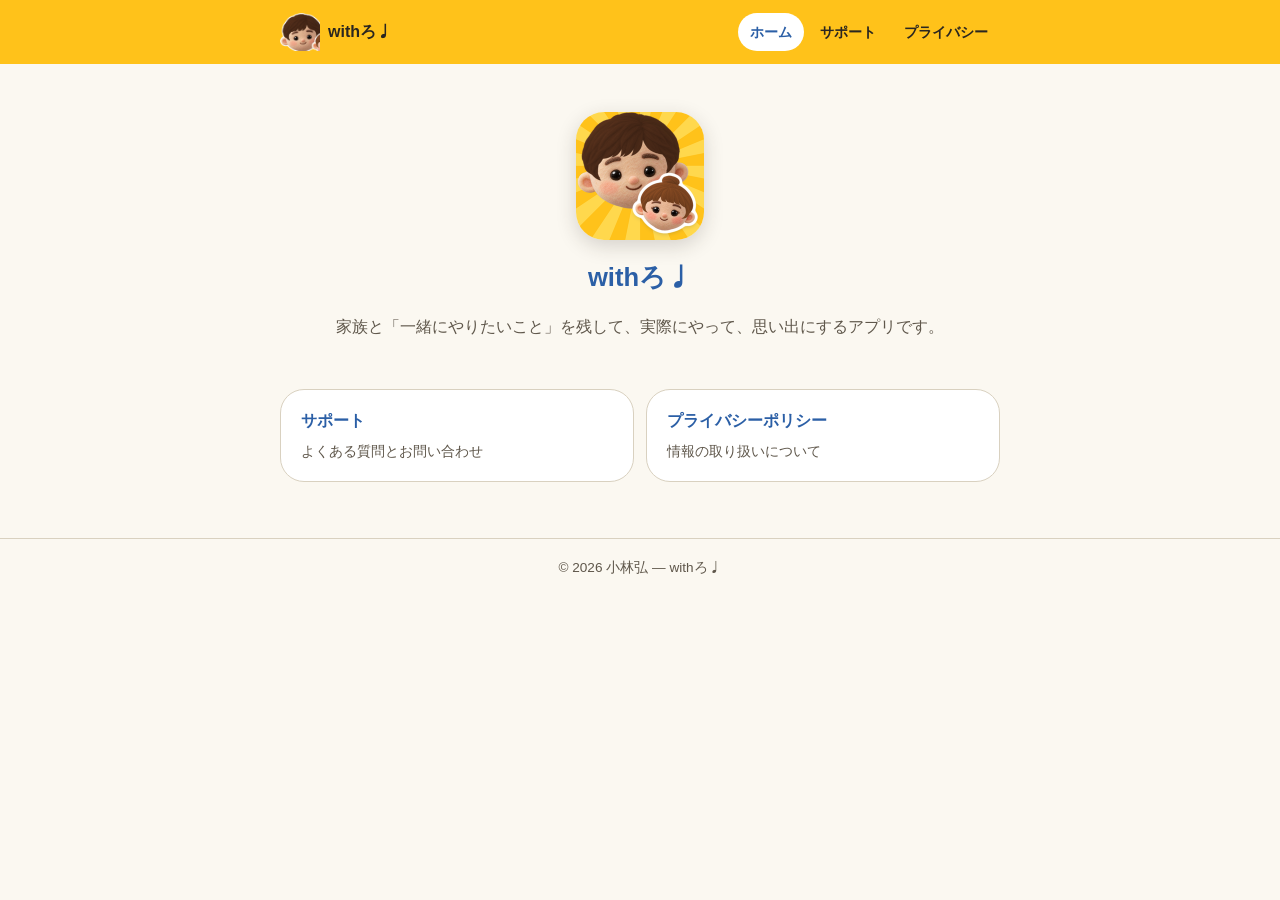
<file: index.html>
<!doctype html>
<html lang="ja">
<head>
<meta charset="utf-8">
<meta name="viewport" content="width=device-width, initial-scale=1">
<meta name="theme-color" content="#FFC21A">
<link rel="stylesheet" href="style.css">
<link rel="icon" href="icon.png">
<title>ホーム｜withろ♩</title>
</head>
<body>
<header class="bar"><a class="mark" href="index.html"><img src="mark.png" alt=""><span>withろ♩</span></a><nav><a href="index.html" aria-current="page">ホーム</a><a href="support.html">サポート</a><a href="privacy.html">プライバシー</a></nav></header>
<main>
<section class="hero">
<img src="icon.png" alt="withろ♩ のアイコン" width="128" height="128">
<h1>withろ♩</h1>
<p>家族と「一緒にやりたいこと」を残して、実際にやって、思い出にするアプリです。</p>
</section>
<div class="cards">
<a class="card" href="support.html"><strong>サポート</strong><span>よくある質問とお問い合わせ</span></a>
<a class="card" href="privacy.html"><strong>プライバシーポリシー</strong><span>情報の取り扱いについて</span></a>
</div>
</main>
<footer>© 2026 小林弘 — withろ♩</footer>
</body>
</html>
</file>
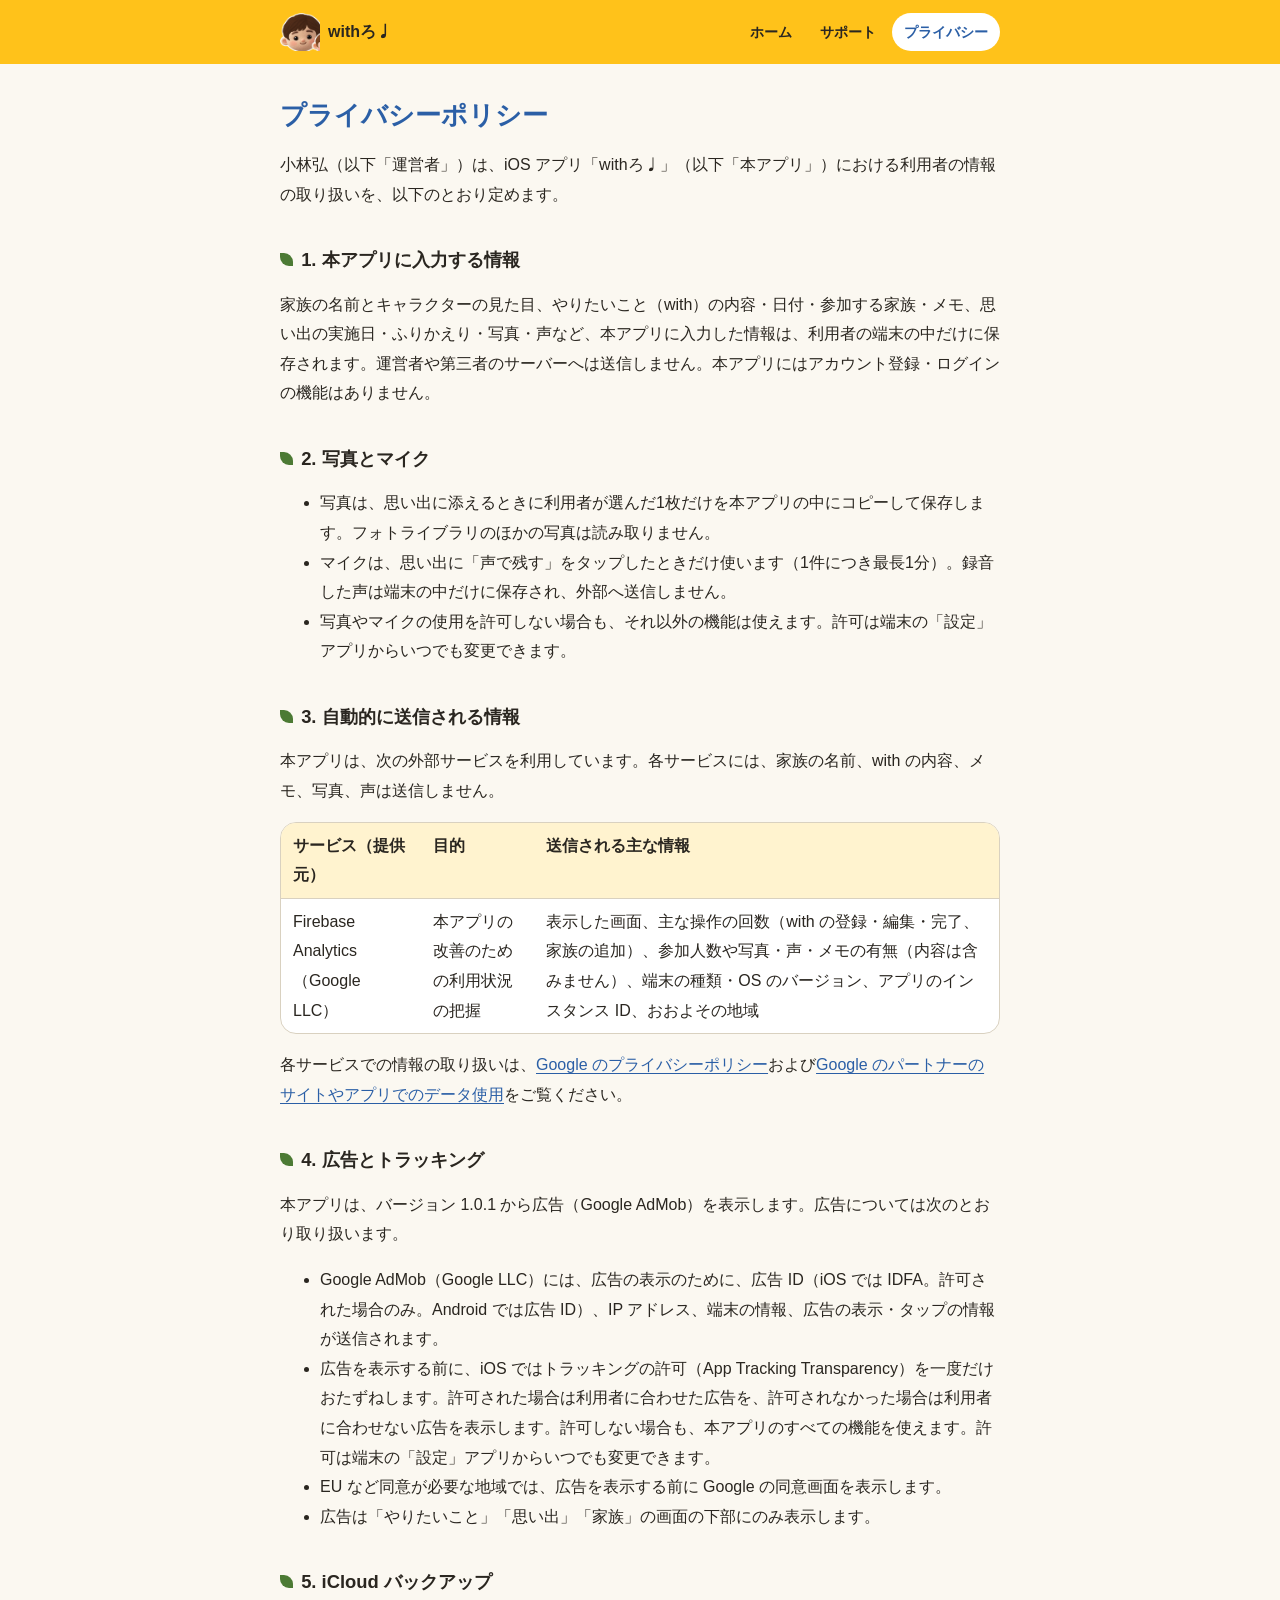
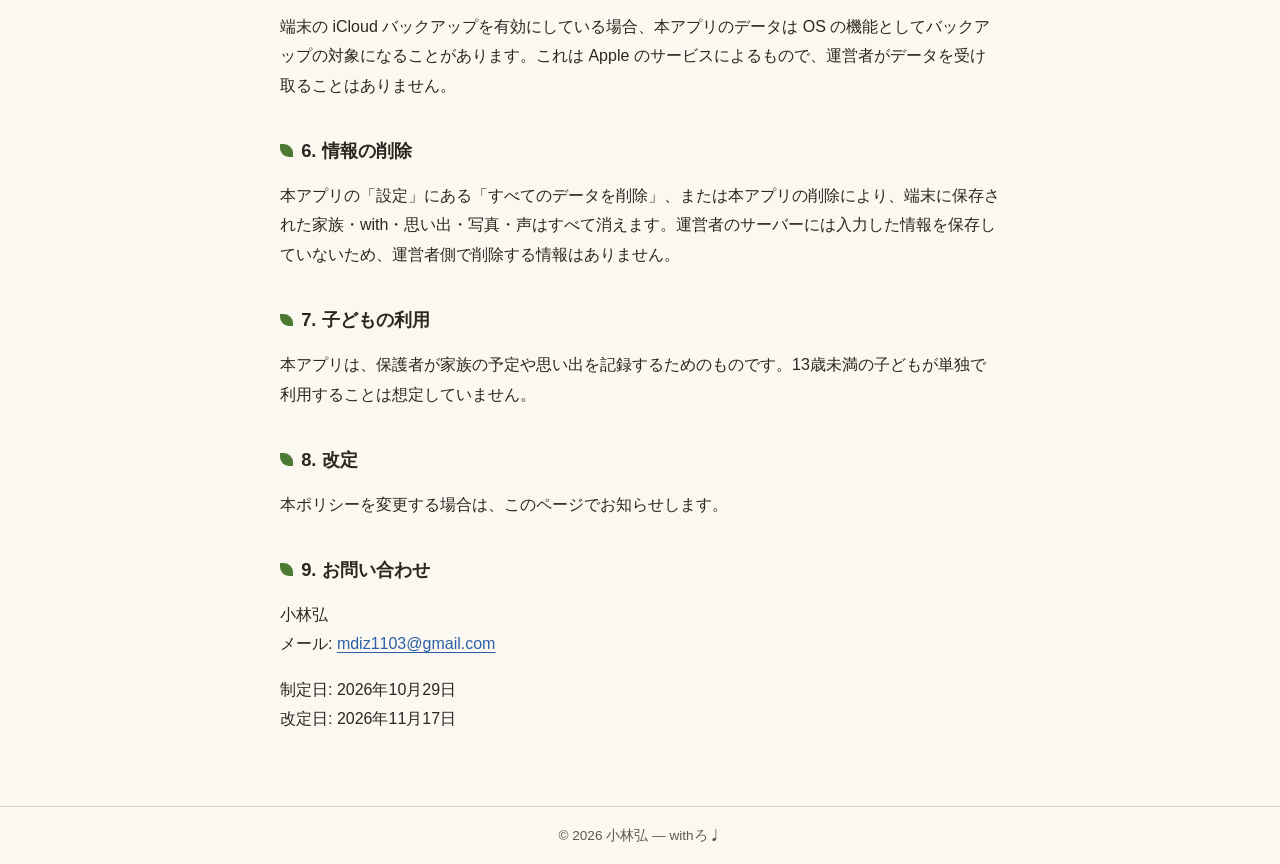
<file: privacy.html>
<!doctype html>
<html lang="ja">
<head>
<meta charset="utf-8">
<meta name="viewport" content="width=device-width, initial-scale=1">
<meta name="theme-color" content="#FFC21A">
<link rel="stylesheet" href="style.css">
<link rel="icon" href="icon.png">
<title>プライバシーポリシー｜withろ♩</title>
</head>
<body>
<header class="bar"><a class="mark" href="index.html"><img src="mark.png" alt=""><span>withろ♩</span></a><nav><a href="index.html">ホーム</a><a href="support.html">サポート</a><a href="privacy.html" aria-current="page">プライバシー</a></nav></header>
<main>
<h1>プライバシーポリシー</h1>
<p>小林弘（以下「運営者」）は、iOS アプリ「withろ♩」（以下「本アプリ」）における利用者の情報の取り扱いを、以下のとおり定めます。</p>

<h2>1. 本アプリに入力する情報</h2>
<p>家族の名前とキャラクターの見た目、やりたいこと（with）の内容・日付・参加する家族・メモ、思い出の実施日・ふりかえり・写真・声など、本アプリに入力した情報は、利用者の端末の中だけに保存されます。運営者や第三者のサーバーへは送信しません。本アプリにはアカウント登録・ログインの機能はありません。</p>

<h2>2. 写真とマイク</h2>
<ul>
  <li>写真は、思い出に添えるときに利用者が選んだ1枚だけを本アプリの中にコピーして保存します。フォトライブラリのほかの写真は読み取りません。</li>
  <li>マイクは、思い出に「声で残す」をタップしたときだけ使います（1件につき最長1分）。録音した声は端末の中だけに保存され、外部へ送信しません。</li>
  <li>写真やマイクの使用を許可しない場合も、それ以外の機能は使えます。許可は端末の「設定」アプリからいつでも変更できます。</li>
</ul>

<h2>3. 自動的に送信される情報</h2>
<p>本アプリは、次の外部サービスを利用しています。各サービスには、家族の名前、with の内容、メモ、写真、声は送信しません。</p>
<div class="scroll"><table>
  <tr><th>サービス（提供元）</th><th>目的</th><th>送信される主な情報</th></tr>
  <tr><td>Firebase Analytics（Google LLC）</td><td>本アプリの改善のための利用状況の把握</td><td>表示した画面、主な操作の回数（with の登録・編集・完了、家族の追加）、参加人数や写真・声・メモの有無（内容は含みません）、端末の種類・OS のバージョン、アプリのインスタンス ID、おおよその地域</td></tr>
</table></div>
<p>各サービスでの情報の取り扱いは、<a href="https://policies.google.com/privacy?hl=ja">Google のプライバシーポリシー</a>および<a href="https://policies.google.com/technologies/partner-sites?hl=ja">Google のパートナーのサイトやアプリでのデータ使用</a>をご覧ください。</p>

<h2>4. 広告とトラッキング</h2>
<p>本アプリは、バージョン 1.0.1 から広告（Google AdMob）を表示します。広告については次のとおり取り扱います。</p>
<ul>
  <li>Google AdMob（Google LLC）には、広告の表示のために、広告 ID（iOS では IDFA。許可された場合のみ。Android では広告 ID）、IP アドレス、端末の情報、広告の表示・タップの情報が送信されます。</li>
  <li>広告を表示する前に、iOS ではトラッキングの許可（App Tracking Transparency）を一度だけおたずねします。許可された場合は利用者に合わせた広告を、許可されなかった場合は利用者に合わせない広告を表示します。許可しない場合も、本アプリのすべての機能を使えます。許可は端末の「設定」アプリからいつでも変更できます。</li>
  <li>EU など同意が必要な地域では、広告を表示する前に Google の同意画面を表示します。</li>
  <li>広告は「やりたいこと」「思い出」「家族」の画面の下部にのみ表示します。</li>
</ul>

<h2>5. iCloud バックアップ</h2>
<p>端末の iCloud バックアップを有効にしている場合、本アプリのデータは OS の機能としてバックアップの対象になることがあります。これは Apple のサービスによるもので、運営者がデータを受け取ることはありません。</p>

<h2>6. 情報の削除</h2>
<p>本アプリの「設定」にある「すべてのデータを削除」、または本アプリの削除により、端末に保存された家族・with・思い出・写真・声はすべて消えます。運営者のサーバーには入力した情報を保存していないため、運営者側で削除する情報はありません。</p>

<h2>7. 子どもの利用</h2>
<p>本アプリは、保護者が家族の予定や思い出を記録するためのものです。13歳未満の子どもが単独で利用することは想定していません。</p>

<h2>8. 改定</h2>
<p>本ポリシーを変更する場合は、このページでお知らせします。</p>

<h2>9. お問い合わせ</h2>
<p>小林弘<br>メール: <a href="mailto:mdiz1103@gmail.com">mdiz1103@gmail.com</a></p>

<p>制定日: 2026年10月29日<br>改定日: 2026年11月17日</p>
</main>
<footer>© 2026 小林弘 — withろ♩</footer>
</body>
</html>
</file>
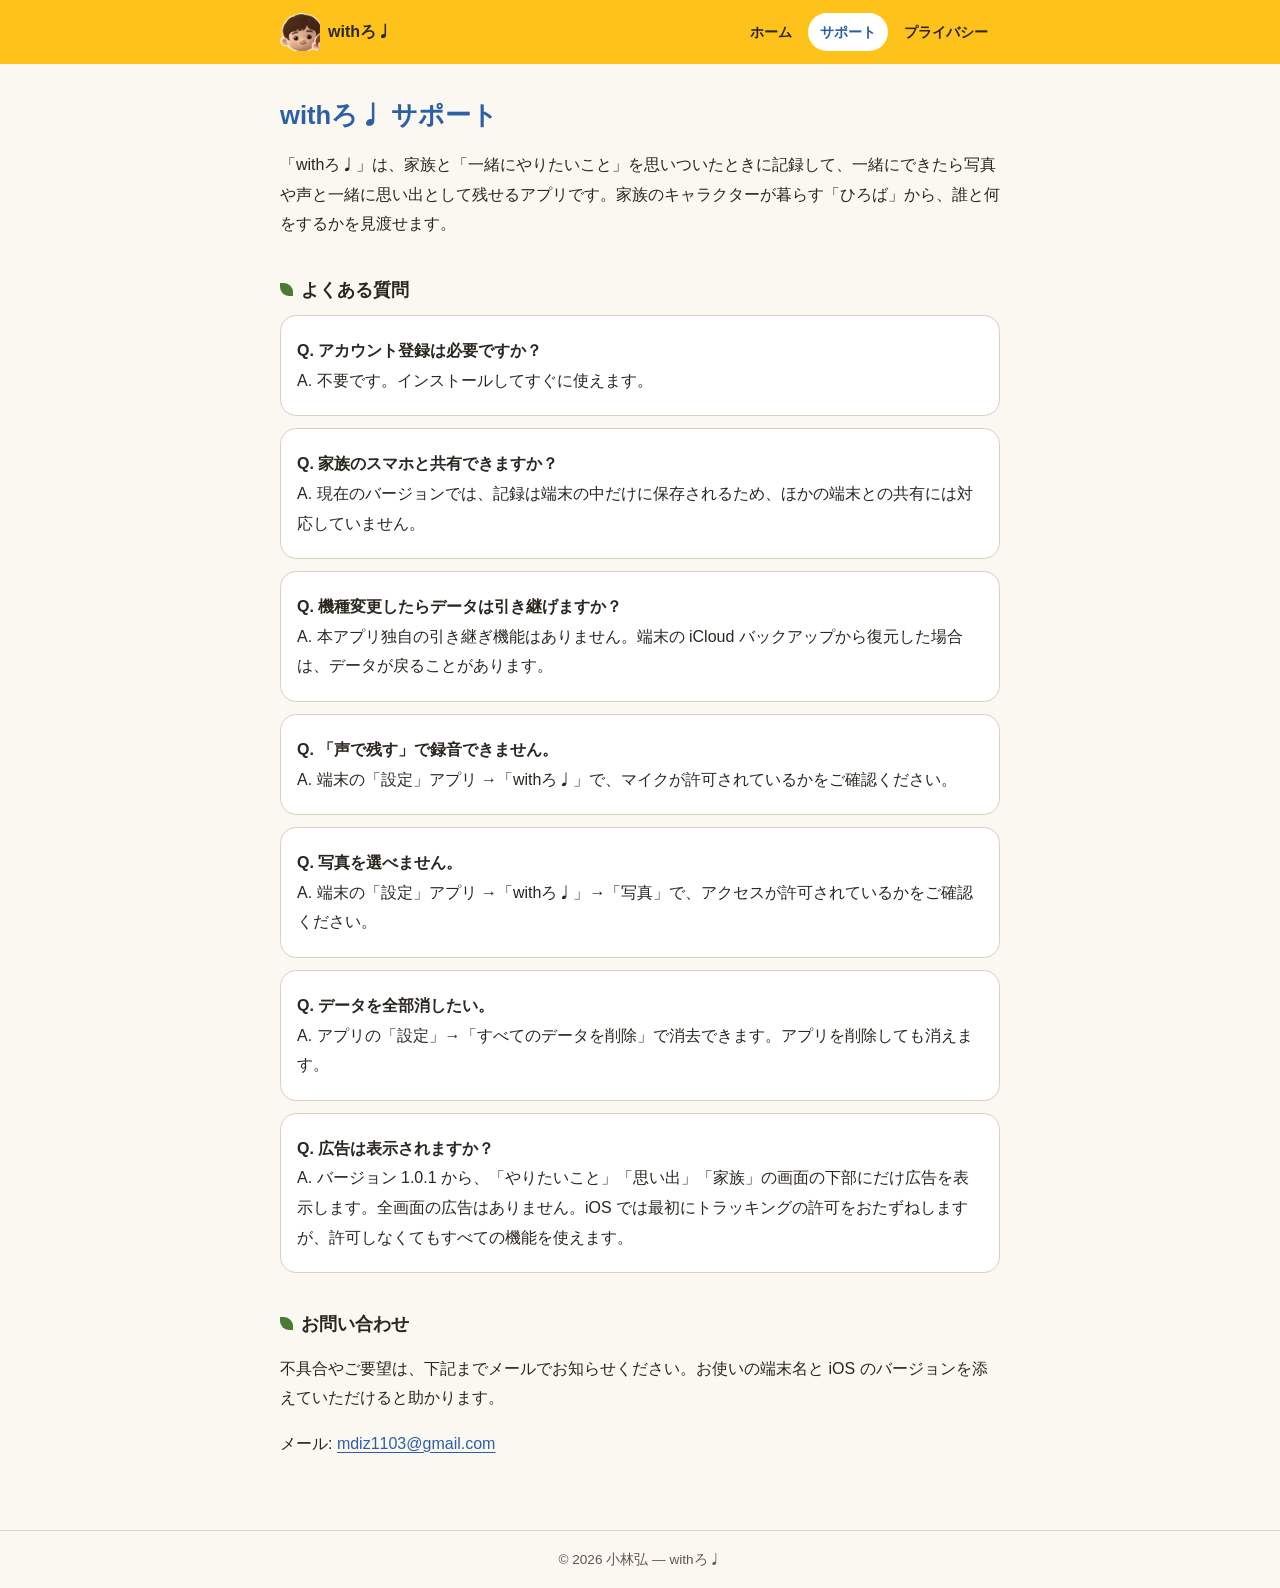
<file: support.html>
<!doctype html>
<html lang="ja">
<head>
<meta charset="utf-8">
<meta name="viewport" content="width=device-width, initial-scale=1">
<meta name="theme-color" content="#FFC21A">
<link rel="stylesheet" href="style.css">
<link rel="icon" href="icon.png">
<title>サポート｜withろ♩</title>
</head>
<body>
<header class="bar"><a class="mark" href="index.html"><img src="mark.png" alt=""><span>withろ♩</span></a><nav><a href="index.html">ホーム</a><a href="support.html" aria-current="page">サポート</a><a href="privacy.html">プライバシー</a></nav></header>
<main>
<h1>withろ♩ サポート</h1>
<p>「withろ♩」は、家族と「一緒にやりたいこと」を思いついたときに記録して、一緒にできたら写真や声と一緒に思い出として残せるアプリです。家族のキャラクターが暮らす「ひろば」から、誰と何をするかを見渡せます。</p>

<h2>よくある質問</h2>
<div class="qa"><p><strong>Q. アカウント登録は必要ですか？</strong><br>A. 不要です。インストールしてすぐに使えます。</p></div>
<div class="qa"><p><strong>Q. 家族のスマホと共有できますか？</strong><br>A. 現在のバージョンでは、記録は端末の中だけに保存されるため、ほかの端末との共有には対応していません。</p></div>
<div class="qa"><p><strong>Q. 機種変更したらデータは引き継げますか？</strong><br>A. 本アプリ独自の引き継ぎ機能はありません。端末の iCloud バックアップから復元した場合は、データが戻ることがあります。</p></div>
<div class="qa"><p><strong>Q. 「声で残す」で録音できません。</strong><br>A. 端末の「設定」アプリ →「withろ♩」で、マイクが許可されているかをご確認ください。</p></div>
<div class="qa"><p><strong>Q. 写真を選べません。</strong><br>A. 端末の「設定」アプリ →「withろ♩」→「写真」で、アクセスが許可されているかをご確認ください。</p></div>
<div class="qa"><p><strong>Q. データを全部消したい。</strong><br>A. アプリの「設定」→「すべてのデータを削除」で消去できます。アプリを削除しても消えます。</p></div>
<div class="qa"><p><strong>Q. 広告は表示されますか？</strong><br>A. バージョン 1.0.1 から、「やりたいこと」「思い出」「家族」の画面の下部にだけ広告を表示します。全画面の広告はありません。iOS では最初にトラッキングの許可をおたずねしますが、許可しなくてもすべての機能を使えます。</p></div>

<h2>お問い合わせ</h2>
<p>不具合やご要望は、下記までメールでお知らせください。お使いの端末名と iOS のバージョンを添えていただけると助かります。</p>
<p>メール: <a href="mailto:mdiz1103@gmail.com">mdiz1103@gmail.com</a></p>
</main>
<footer>© 2026 小林弘 — withろ♩</footer>
</body>
</html>
</file>
<file: style.css>
/* withろ♩ のページ: アプリと同じ「フェルトの庭」。生成りの地に、ひまわりの黄と空の青。 */
:root {
  --cloth: #fbf8f1;
  --white: #ffffff;
  --ink: #2a2620;
  --ink-soft: #5f574b;
  --line: #d9d1c0;
  --sky: #2b5fa6;
  --sunflower: #ffc21a;
  --sprout: #4c7a34;
}
* { box-sizing: border-box; }
body {
  margin: 0;
  color: var(--ink);
  background: var(--cloth);
  font-family: -apple-system, "Hiragino Maru Gothic ProN", "Hiragino Sans", "Noto Sans JP", sans-serif;
  line-height: 1.85;
}
a { color: var(--sky); text-underline-offset: 3px; }
.bar {
  display: flex; flex-wrap: wrap; align-items: center; justify-content: space-between; gap: 8px 16px;
  padding: 12px max(16px, calc((100% - 720px) / 2));
  background: var(--sunflower);
}
.mark { display: inline-flex; align-items: center; gap: 8px; color: var(--ink); font-weight: 800; text-decoration: none; }
.mark img { width: 40px; height: 40px; object-fit: contain; }
nav { display: flex; flex-wrap: wrap; gap: 4px; }
nav a { padding: 6px 12px; border-radius: 999px; color: var(--ink); font-size: 0.9rem; font-weight: 600; text-decoration: none; }
nav a[aria-current="page"] { background: var(--white); color: var(--sky); }
main { max-width: 752px; margin: 0 auto; padding: 24px 16px 56px; }
h1 { margin: 0.4em 0; font-size: 1.6rem; line-height: 1.4; color: var(--sky); }
h2 { margin: 2em 0 0.6em; font-size: 1.15rem; line-height: 1.5; }
h2::before { content: ""; display: inline-block; width: 0.7em; height: 0.7em; margin-right: 0.45em; border-radius: 0 70% 0 70%; background: var(--sprout); }
.qa { margin: 12px 0; padding: 4px 16px; background: var(--white); border: 1px solid var(--line); border-radius: 16px; }
.scroll { overflow-x: auto; }
table { width: 100%; min-width: 480px; border-collapse: separate; border-spacing: 0; background: var(--white); border: 1px solid var(--line); border-radius: 16px; overflow: hidden; }
th, td { padding: 8px 12px; text-align: left; vertical-align: top; border-bottom: 1px solid var(--line); }
tr:last-child td { border-bottom: 0; }
th { background: #fff3cf; }
.hero { padding: 24px 0 8px; text-align: center; }
.hero img { border-radius: 28px; box-shadow: 0 6px 20px rgba(42, 38, 32, 0.18); }
.hero p { color: var(--ink-soft); }
.cards { display: grid; grid-template-columns: repeat(auto-fit, minmax(240px, 1fr)); gap: 12px; margin-top: 24px; }
.card { display: block; padding: 16px 20px; background: var(--white); border: 1px solid var(--line); border-radius: 24px; color: var(--ink); text-decoration: none; }
.card strong { display: block; color: var(--sky); }
.card span { color: var(--ink-soft); font-size: 0.9rem; }
footer { padding: 16px; text-align: center; color: var(--ink-soft); font-size: 0.85rem; border-top: 1px solid var(--line); }
</file>
